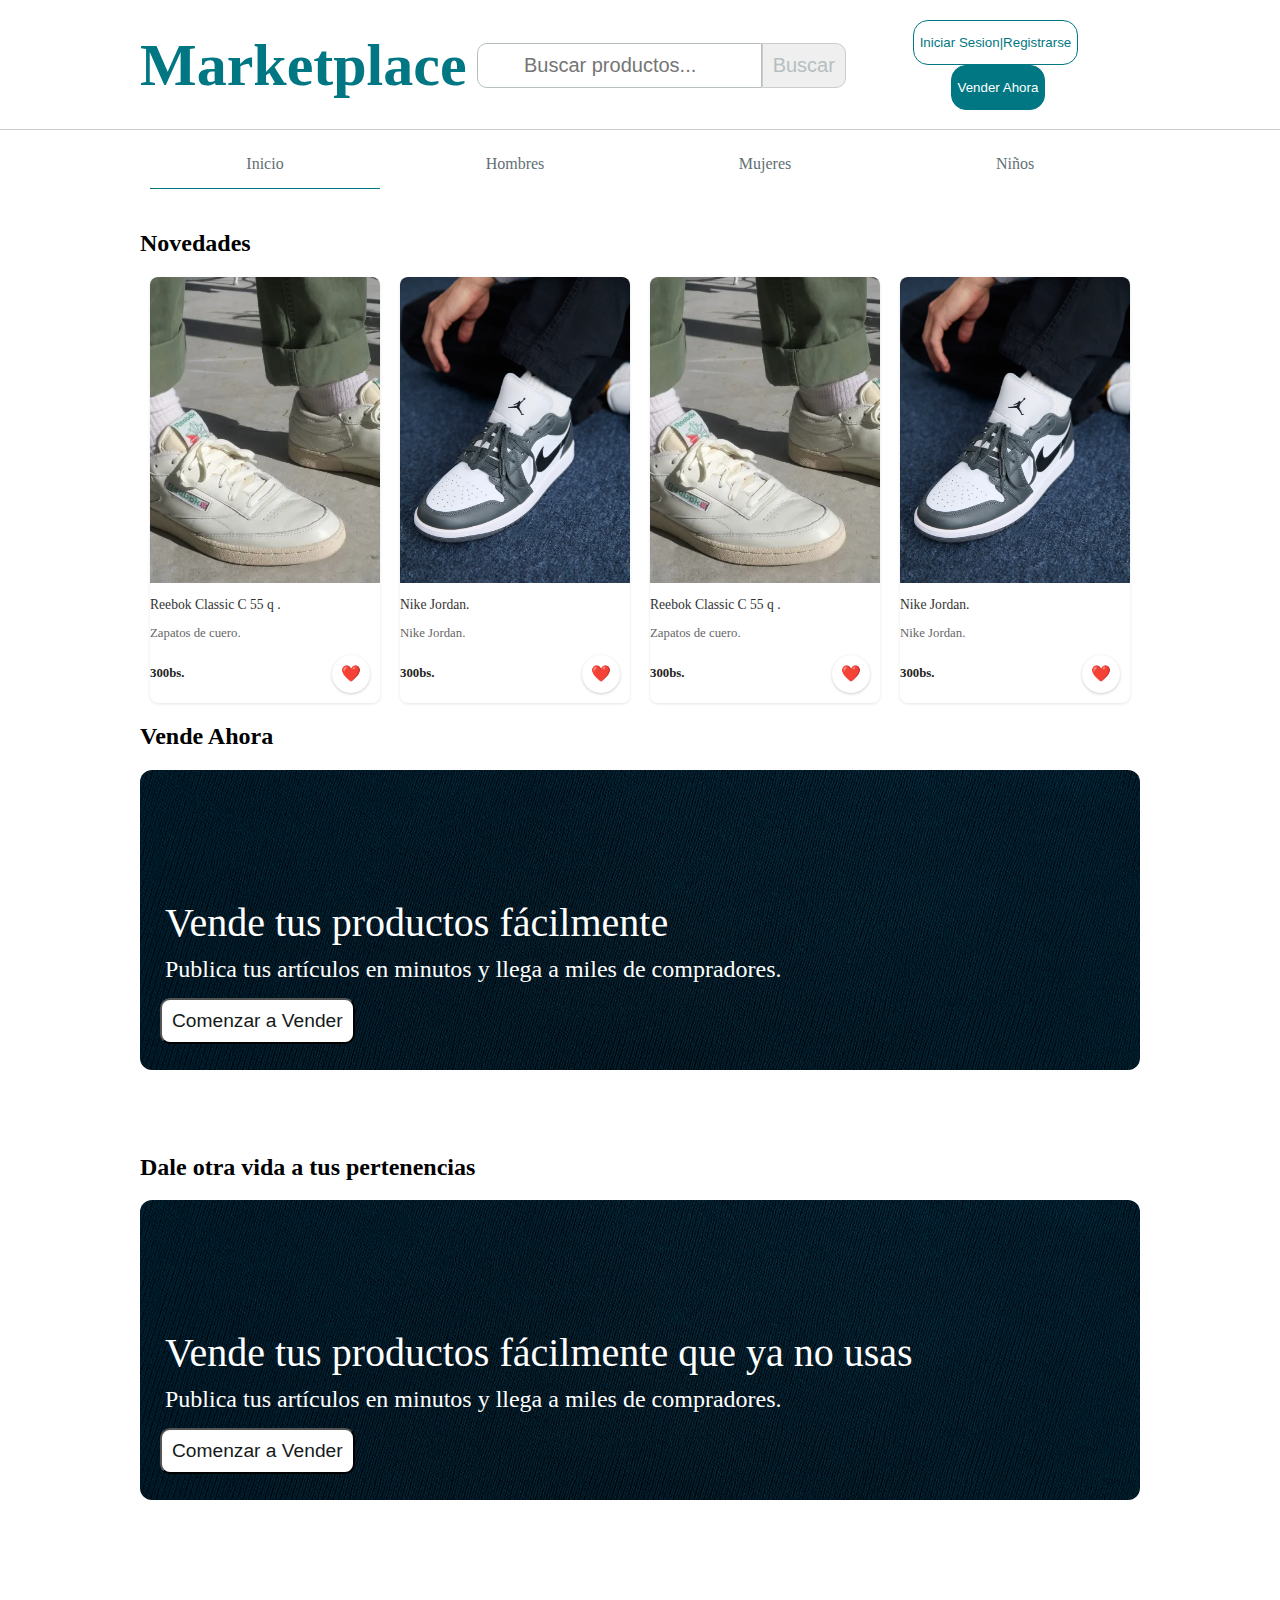
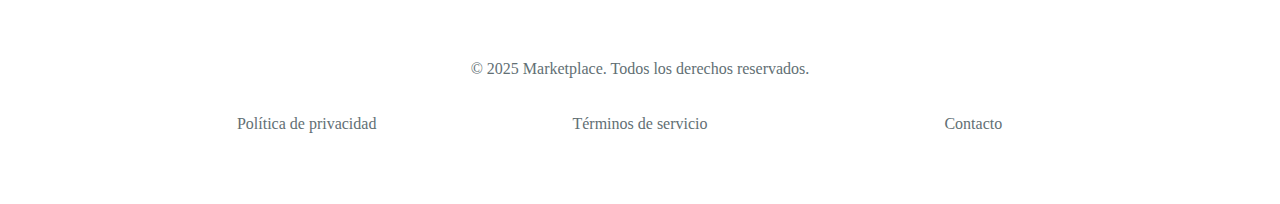
<file: index.html>
<!DOCTYPE html>
<html lang="en">
<head>
    <meta charset="UTF-8">
    <meta name="viewport" content="width=device-width, initial-scale=1.0">
    <link rel="stylesheet" href="assets/css/styles.css">
    <link rel="stylesheet" href="assets/css/header.css">
    <link rel="stylesheet" href="assets/css/articulos.css">
    <link rel="stylesheet" href="assets/css/contenedor_venta.css">
    <link rel="stylesheet" href="assets/css/footer.css">

    <title>Marketplace</title>
</head>
<body>
    <header>
        <div class="cabecera">
            <div class="contenedor">
                <a href="index.html"><h2>Marketplace</h2></a>
                <input type="checkbox" id="menu-toggle" style="display:none;">
                <label for="menu-toggle">&#9776; </label>
            </div>
            <div class="buscador">
                <input type="search" name="q" placeholder="Buscar productos...">
                <button type="submit" class="buscar">Buscar</button>                                                    
            </div>
            <div class="botones">
                <button id="iniciar_boton">Iniciar Sesion|Registrarse</button>
                <button id="vender_boton">Vender Ahora</button>
                
            </div>
        </div>
        <div class="navegador">
                <nav>
                    <ul>
                        <li><a href="index.html">Inicio</a></li>
                        <li><a href="hombres.html">Hombres</a></li>
                        <li><a href="mujeres.html">Mujeres</a></li>
                        <li><a href="niños.html">Niños</a></li>
                    </ul>
                </nav>
                <label for="Categoria">Categorias: </label>
                <select name="Categoria" id="Categoria">
                    <option value="ropa">Ropa</option>
                    <option value="calzado">Calzado</option>
                    <option value="accesorios">Accesorios</option>
                </select>
        </div>
        
    </header>  
        
    <main>
    <section class="novedades">
        <h2>Novedades</h2>
        <div class="articulos">
            <a href="detalle-producto.html">
                <div class="articulo">
                    <img src="assets/img/articulo-1.png" alt="imagen">
                    <h3 class="titulo">Reebok Classic C 55 q .</h3>
                    <p class="descripcion">Zapatos de cuero.</p>
                    <div class="precio_favorito">
                        <p class="precio">300bs.</p>
                        <div class="favorito">❤️</div>
                    </div>
                </div>
            </a>

            <a href="detalle-producto.html">
                <div class="articulo">
                    <img src="assets/img/jordan.png" alt="jordan">
                    <h3 class="titulo">Nike Jordan. </h3>
                    <p class="descripcion">Nike Jordan.</p>
                    <div class="precio_favorito">
                        <p class="precio">300bs.</p>
                        <div class="favorito">❤️</div>
                    </div>
                </div>
            </a>
            <a href="detalle-producto.html">
                <div class="articulo">
                    <img src="assets/img/articulo-1.png" alt="imagen">
                    <h3 class="titulo">Reebok Classic C 55 q .</h3>
                    <p class="descripcion">Zapatos de cuero.</p>
                    <div class="precio_favorito">
                        <p class="precio">300bs.</p>
                        <div class="favorito">❤️</div>
                    </div>
                </div>
            </a>

            <a href="detalle-producto.html">
                <div class="articulo">
                    <img src="assets/img/jordan.png" alt="jordan">
                    <h3 class="titulo">Nike Jordan. </h3>
                    <p class="descripcion">Nike Jordan.</p>
                    <div class="precio_favorito">
                        <p class="precio">300bs.</p>
                        <div class="favorito">❤️</div>
                    </div>
                </div>
            </a>
        </div>
    </section>
    
    <section class="contenedor_de_venta">
        <h2>Vende Ahora</h2>
        <div class="vender">
            <img src="assets/img/fondo.png" alt="vender">
            <div class="texto">
                <p>Vende tus productos fácilmente</p>
                <p>Publica tus artículos en minutos y llega a miles de compradores.</p>
                <button>Comenzar a Vender</button>
            </div>
        </div>
    </section>
        <section class="contenedor_de_venta">
        <h2>Dale otra vida a tus pertenencias</h2>
        <div class="vender">
            <img src="assets/img/fondo.png" alt="vender">
            <div class="texto">
                <p>Vende tus productos fácilmente que ya no usas</p>
                <p>Publica tus artículos en minutos y llega a miles de compradores.</p>
                <button>Comenzar a Vender</button>
            </div>
        </div>
        </section>
        
    </main>
    <footer>
        <p>&copy; 2025 Marketplace. Todos los derechos reservados.</p>
        <nav class="footer-nav">
            <ul>
                <li><a href="#">Política de privacidad</a></li>
                <li><a href="#">Términos de servicio</a></li>
                <li><a href="#">Contacto</a></li>
            </ul>
        </nav>
    </footer>
</body>
</html>
</file>
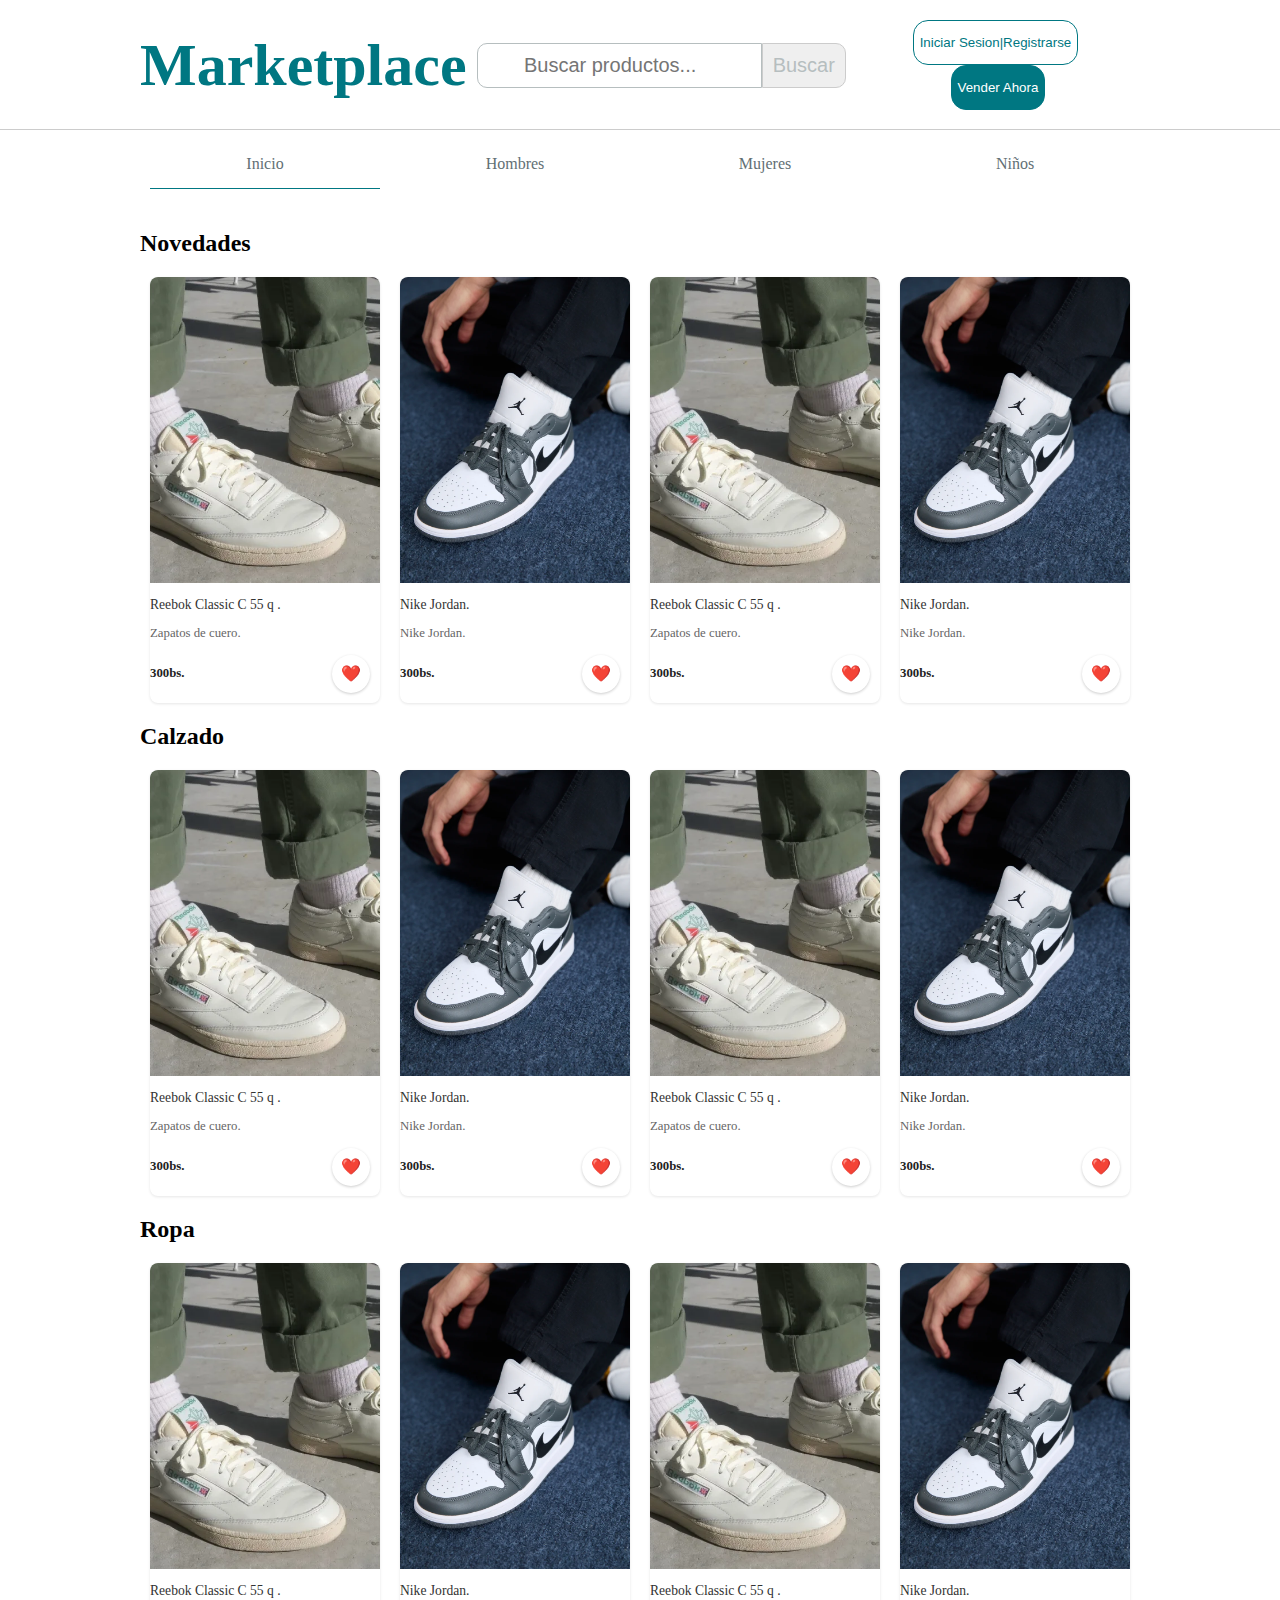
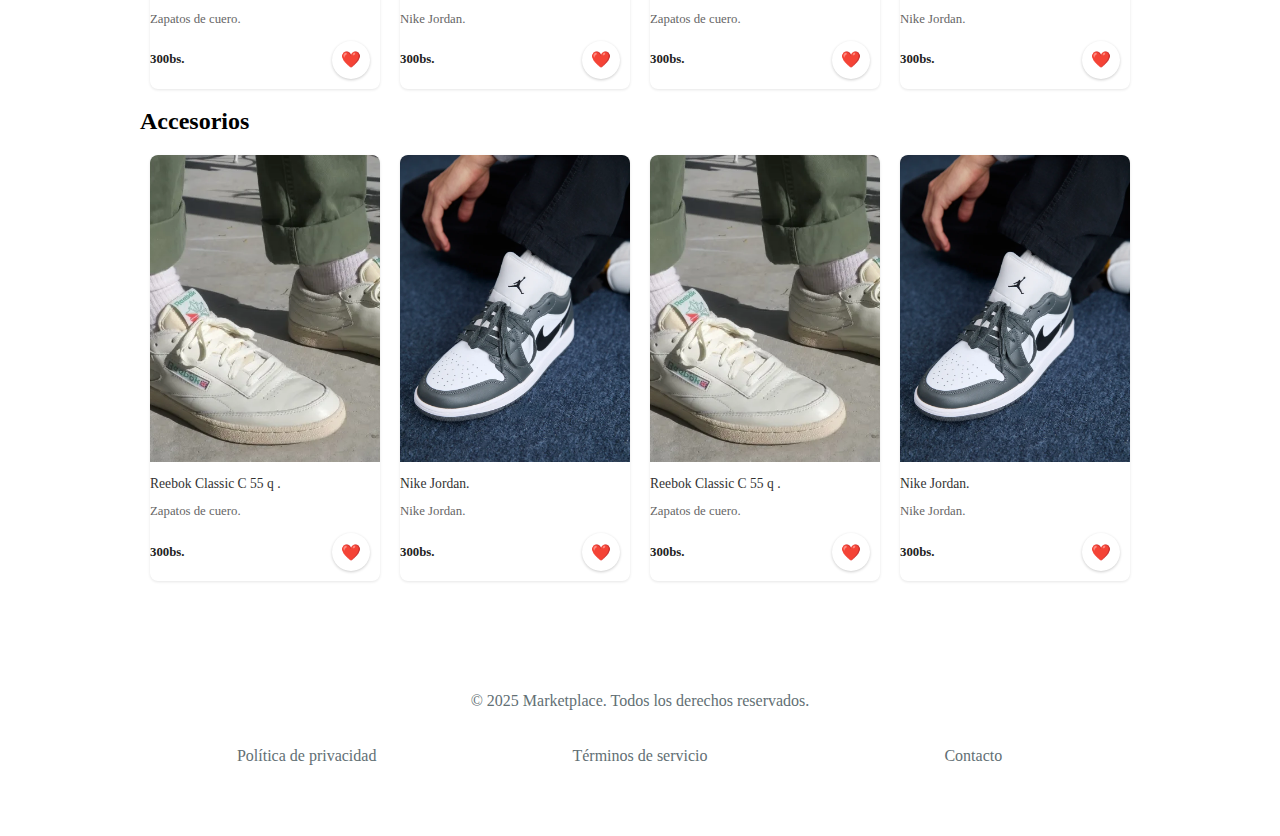
<file: hombres.html>
<!DOCTYPE html>
<html lang="en">
<head>
    <meta charset="UTF-8">
    <meta name="viewport" content="width=device-width, initial-scale=1.0">
    <link rel="stylesheet" href="assets/css/styles.css">
    <link rel="stylesheet" href="assets/css/header.css">
    <link rel="stylesheet" href="assets/css/articulos.css">
    <link rel="stylesheet" href="assets/css/contenedor_venta.css">
    <link rel="stylesheet" href="assets/css/footer.css">

    <title>Marketplace</title>
</head>
<body>
    <header>
        <div class="cabecera">
            <div class="contenedor">
                <a href="index.html"><h2>Marketplace</h2></a>
                <input type="checkbox" id="menu-toggle" style="display:none;">
                <label for="menu-toggle">&#9776; </label>
            </div>
            <div class="buscador">
                <input type="search" name="q" placeholder="Buscar productos...">
                <button type="submit" class="buscar">Buscar</button>                                                    
            </div>
            <div class="botones">
                <button id="iniciar_boton">Iniciar Sesion|Registrarse</button>
                <button id="vender_boton">Vender Ahora</button>
                
            </div>
        </div>
        <div class="navegador">
                <nav>
                    <ul>
                        <li><a href="index.html">Inicio</a></li>
                        <li><a href="hombres.html">Hombres</a></li>
                        <li><a href="mujeres.html">Mujeres</a></li>
                        <li><a href="niños.html">Niños</a></li>
                    </ul>
                </nav>
                <label for="Categoria">Categorias: </label>
                <select name="Categoria" id="Categoria">
                    <option value="ropa">Ropa</option>
                    <option value="calzado">Calzado</option>
                    <option value="accesorios">Accesorios</option>
                </select>
        </div>
        
    </header>  
        
    <main>
    <section class="novedades">
        <h2>Novedades</h2>
        <div class="articulos">
            <a href="detalle-producto.html">
                <div class="articulo">
                    <img src="assets/img/articulo-1.png" alt="imagen">
                    <h3 class="titulo">Reebok Classic C 55 q .</h3>
                    <p class="descripcion">Zapatos de cuero.</p>
                    <div class="precio_favorito">
                        <p class="precio">300bs.</p>
                        <div class="favorito">❤️</div>
                    </div>
                </div>
            </a>

            <a href="detalle-producto.html">
                <div class="articulo">
                    <img src="assets/img/jordan.png" alt="jordan">
                    <h3 class="titulo">Nike Jordan. </h3>
                    <p class="descripcion">Nike Jordan.</p>
                    <div class="precio_favorito">
                        <p class="precio">300bs.</p>
                        <div class="favorito">❤️</div>
                    </div>
                </div>
            </a>
            <a href="detalle-producto.html">
                <div class="articulo">
                    <img src="assets/img/articulo-1.png" alt="imagen">
                    <h3 class="titulo">Reebok Classic C 55 q .</h3>
                    <p class="descripcion">Zapatos de cuero.</p>
                    <div class="precio_favorito">
                        <p class="precio">300bs.</p>
                        <div class="favorito">❤️</div>
                    </div>
                </div>
            </a>

            <a href="detalle-producto.html">
                <div class="articulo">
                    <img src="assets/img/jordan.png" alt="jordan">
                    <h3 class="titulo">Nike Jordan. </h3>
                    <p class="descripcion">Nike Jordan.</p>
                    <div class="precio_favorito">
                        <p class="precio">300bs.</p>
                        <div class="favorito">❤️</div>
                    </div>
                </div>
            </a>
        </div>
    </section>
    
    <section class="articulos_general">
        <h2>Calzado</h2>

         <div class="articulos">
            <a href="detalle-producto.html">
                <div class="articulo">
                    <img src="assets/img/articulo-1.png" alt="imagen">
                    <h3 class="titulo">Reebok Classic C 55 q .</h3>
                    <p class="descripcion">Zapatos de cuero.</p>
                    <div class="precio_favorito">
                        <p class="precio">300bs.</p>
                        <div class="favorito">❤️</div>
                    </div>
                </div>
            </a>

            <a href="detalle-producto.html">
                <div class="articulo">
                    <img src="assets/img/jordan.png" alt="jordan">
                    <h3 class="titulo">Nike Jordan. </h3>
                    <p class="descripcion">Nike Jordan.</p>
                    <div class="precio_favorito">
                        <p class="precio">300bs.</p>
                        <div class="favorito">❤️</div>
                    </div>
                </div>
            </a>
            <a href="detalle-producto.html">
                <div class="articulo">
                    <img src="assets/img/articulo-1.png" alt="imagen">
                    <h3 class="titulo">Reebok Classic C 55 q .</h3>
                    <p class="descripcion">Zapatos de cuero.</p>
                    <div class="precio_favorito">
                        <p class="precio">300bs.</p>
                        <div class="favorito">❤️</div>
                    </div>
                </div>
            </a>

            <a href="detalle-producto.html">
                <div class="articulo">
                    <img src="assets/img/jordan.png" alt="jordan">
                    <h3 class="titulo">Nike Jordan. </h3>
                    <p class="descripcion">Nike Jordan.</p>
                    <div class="precio_favorito">
                        <p class="precio">300bs.</p>
                        <div class="favorito">❤️</div>
                    </div>
                </div>
            </a>
        </div>
    </section>
      <section class="articulos_general">
        <h2>Ropa</h2>

         <div class="articulos">
            <a href="detalle-producto.html">
                <div class="articulo">
                    <img src="assets/img/articulo-1.png" alt="imagen">
                    <h3 class="titulo">Reebok Classic C 55 q .</h3>
                    <p class="descripcion">Zapatos de cuero.</p>
                    <div class="precio_favorito">
                        <p class="precio">300bs.</p>
                        <div class="favorito">❤️</div>
                    </div>
                </div>
            </a>

            <a href="detalle-producto.html">
                <div class="articulo">
                    <img src="assets/img/jordan.png" alt="jordan">
                    <h3 class="titulo">Nike Jordan. </h3>
                    <p class="descripcion">Nike Jordan.</p>
                    <div class="precio_favorito">
                        <p class="precio">300bs.</p>
                        <div class="favorito">❤️</div>
                    </div>
                </div>
            </a>
            <a href="detalle-producto.html">
                <div class="articulo">
                    <img src="assets/img/articulo-1.png" alt="imagen">
                    <h3 class="titulo">Reebok Classic C 55 q .</h3>
                    <p class="descripcion">Zapatos de cuero.</p>
                    <div class="precio_favorito">
                        <p class="precio">300bs.</p>
                        <div class="favorito">❤️</div>
                    </div>
                </div>
            </a>

            <a href="detalle-producto.html">
                <div class="articulo">
                    <img src="assets/img/jordan.png" alt="jordan">
                    <h3 class="titulo">Nike Jordan. </h3>
                    <p class="descripcion">Nike Jordan.</p>
                    <div class="precio_favorito">
                        <p class="precio">300bs.</p>
                        <div class="favorito">❤️</div>
                    </div>
                </div>
            </a>
        </div>
      </section>
      <section class="articulos_general">
        <h2>Accesorios</h2>

         <div class="articulos">
            <a href="detalle-producto.html">
                <div class="articulo">
                    <img src="assets/img/articulo-1.png" alt="imagen">
                    <h3 class="titulo">Reebok Classic C 55 q .</h3>
                    <p class="descripcion">Zapatos de cuero.</p>
                    <div class="precio_favorito">
                        <p class="precio">300bs.</p>
                        <div class="favorito">❤️</div>
                    </div>
                </div>
            </a>

            <a href="detalle-producto.html">
                <div class="articulo">
                    <img src="assets/img/jordan.png" alt="jordan">
                    <h3 class="titulo">Nike Jordan. </h3>
                    <p class="descripcion">Nike Jordan.</p>
                    <div class="precio_favorito">
                        <p class="precio">300bs.</p>
                        <div class="favorito">❤️</div>
                    </div>
                </div>
            </a>
            <a href="detalle-producto.html">
                <div class="articulo">
                    <img src="assets/img/articulo-1.png" alt="imagen">
                    <h3 class="titulo">Reebok Classic C 55 q .</h3>
                    <p class="descripcion">Zapatos de cuero.</p>
                    <div class="precio_favorito">
                        <p class="precio">300bs.</p>
                        <div class="favorito">❤️</div>
                    </div>
                </div>
            </a>

            <a href="detalle-producto.html">
                <div class="articulo">
                    <img src="assets/img/jordan.png" alt="jordan">
                    <h3 class="titulo">Nike Jordan. </h3>
                    <p class="descripcion">Nike Jordan.</p>
                    <div class="precio_favorito">
                        <p class="precio">300bs.</p>
                        <div class="favorito">❤️</div>
                    </div>
                </div>
            </a>
        </div>
      </section>
        
    </main>
    <footer>
        <p>&copy; 2025 Marketplace. Todos los derechos reservados.</p>
        <nav class="footer-nav">
            <ul>
                <li><a href="#">Política de privacidad</a></li>
                <li><a href="#">Términos de servicio</a></li>
                <li><a href="#">Contacto</a></li>
            </ul>
        </nav>
    </footer>
</body>
</html>
</file>
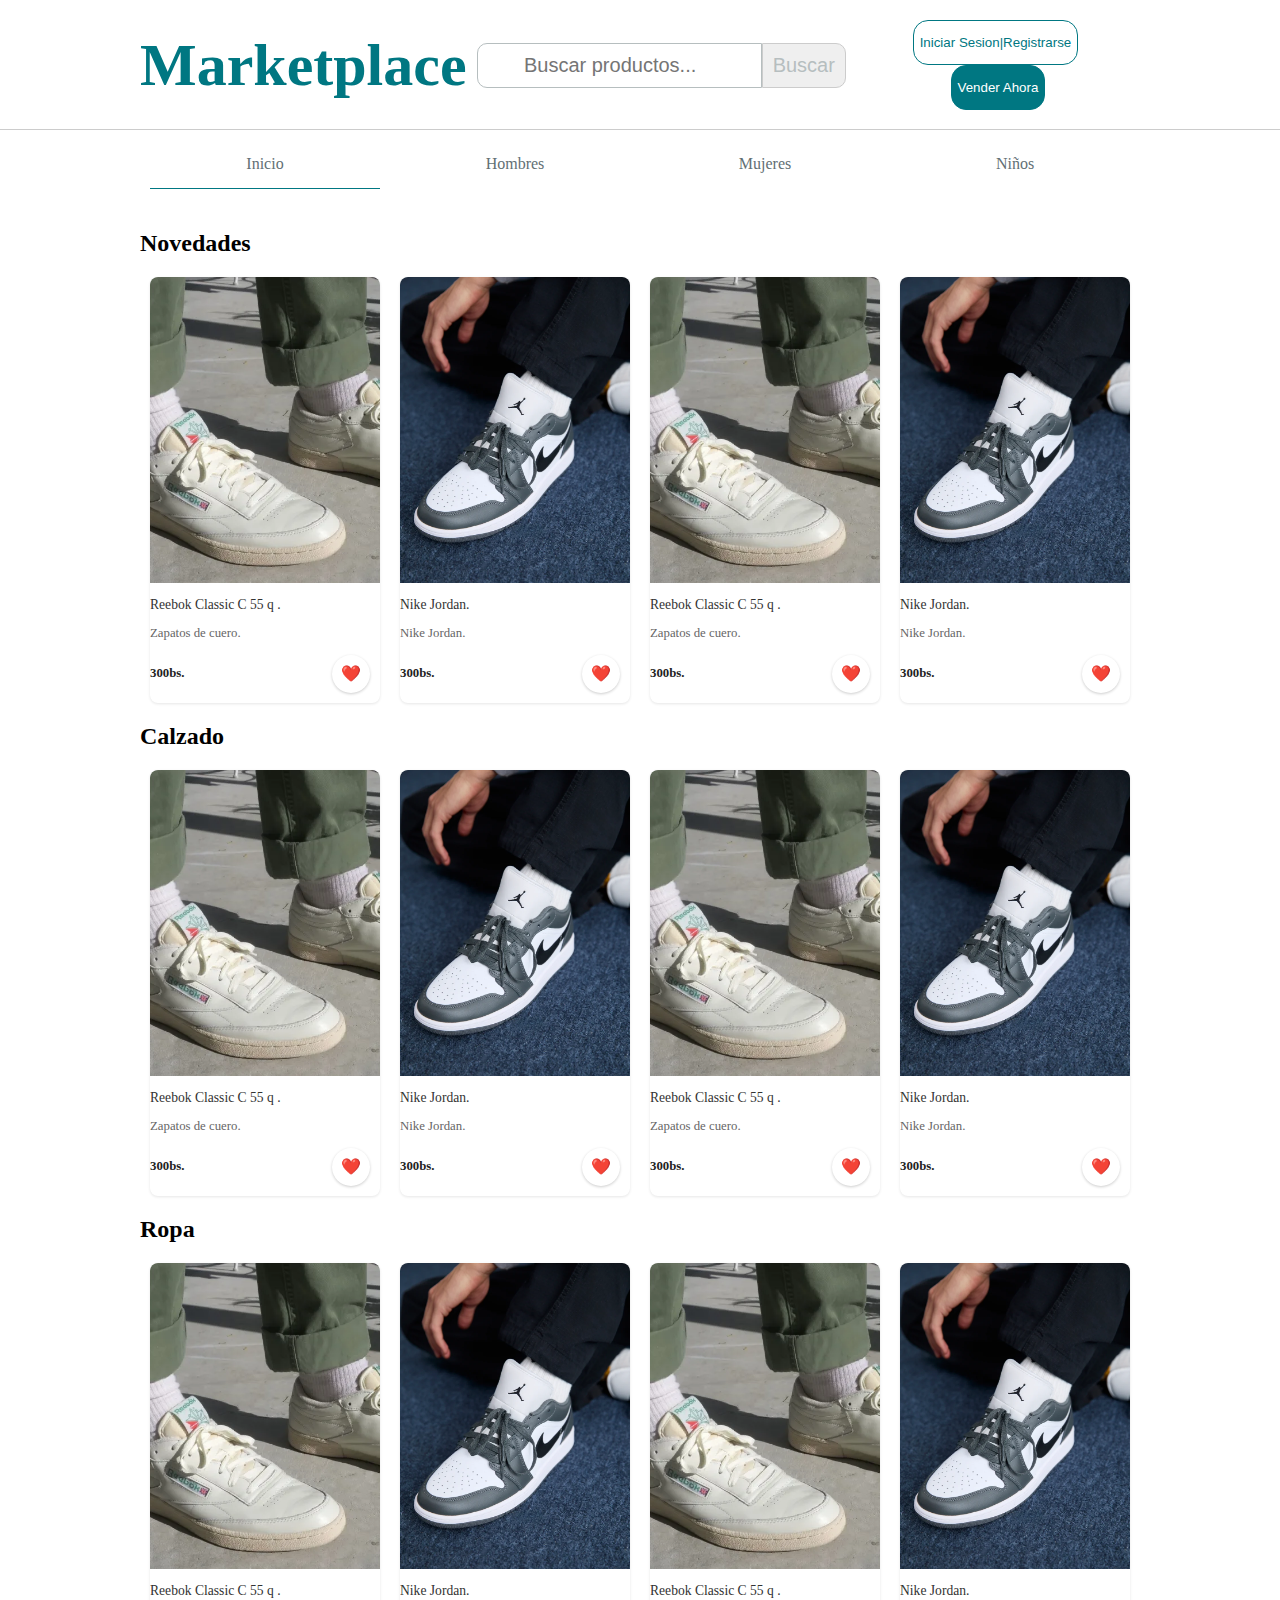
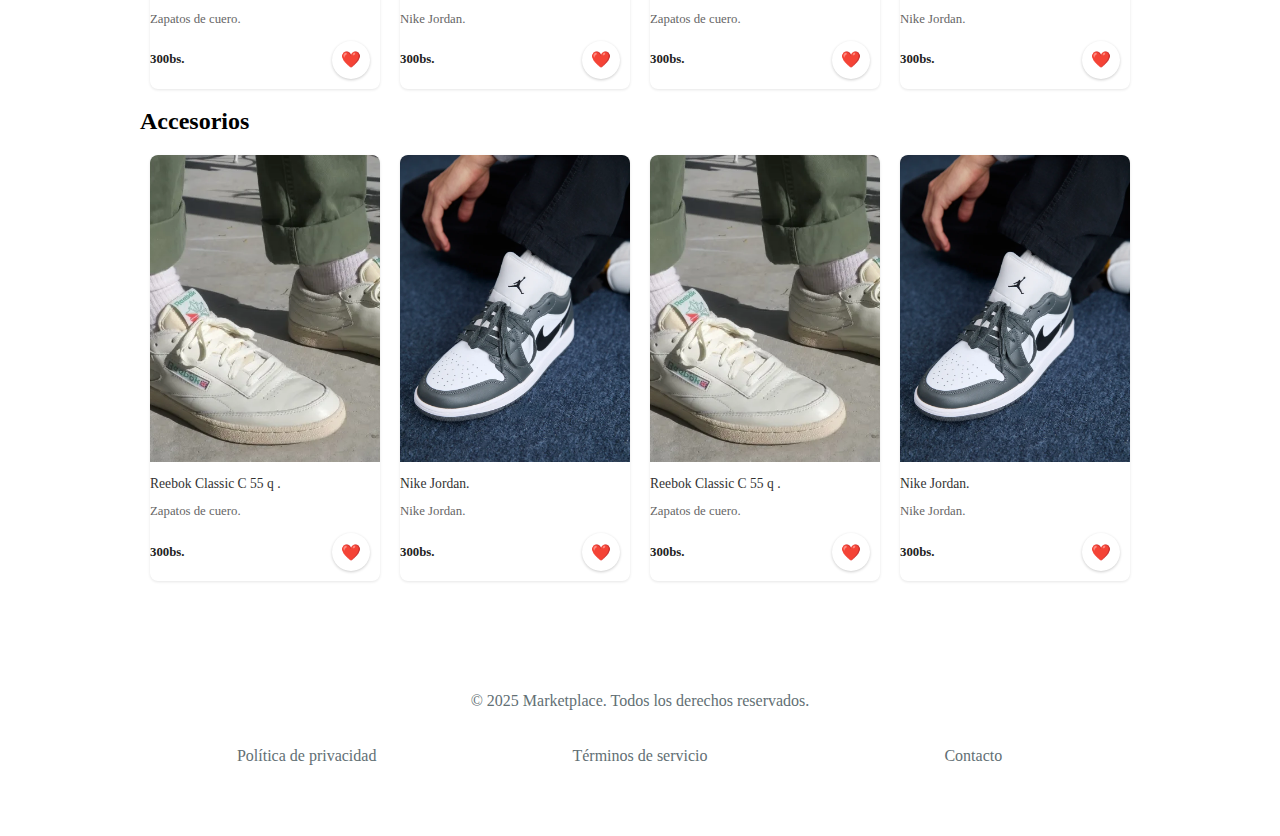
<file: mujeres.html>
<!DOCTYPE html>
<html lang="en">
<head>
    <meta charset="UTF-8">
    <meta name="viewport" content="width=device-width, initial-scale=1.0">
    <link rel="stylesheet" href="assets/css/styles.css">
    <link rel="stylesheet" href="assets/css/header.css">
    <link rel="stylesheet" href="assets/css/articulos.css">
    <link rel="stylesheet" href="assets/css/contenedor_venta.css">
    <link rel="stylesheet" href="assets/css/footer.css">

    <title>Marketplace</title>
</head>
<body>
    <header>
        <div class="cabecera">
            <div class="contenedor">
                <a href="index.html"><h2>Marketplace</h2></a>
                <input type="checkbox" id="menu-toggle" style="display:none;">
                <label for="menu-toggle">&#9776; </label>
            </div>
            <div class="buscador">
                <input type="search" name="q" placeholder="Buscar productos...">
                <button type="submit" class="buscar">Buscar</button>                                                    
            </div>
            <div class="botones">
                <button id="iniciar_boton">Iniciar Sesion|Registrarse</button>
                <button id="vender_boton">Vender Ahora</button>
                
            </div>
        </div>
        <div class="navegador">
                <nav>
                    <ul>
                        <li><a href="index.html">Inicio</a></li>
                        <li><a href="hombres.html">Hombres</a></li>
                        <li><a href="mujeres.html">Mujeres</a></li>
                        <li><a href="niños.html">Niños</a></li>
                    </ul>
                </nav>
                <label for="Categoria">Categorias: </label>
                <select name="Categoria" id="Categoria">
                    <option value="ropa">Ropa</option>
                    <option value="calzado">Calzado</option>
                    <option value="accesorios">Accesorios</option>
                </select>
        </div>
        
    </header>  
        
    <main>
    <section class="novedades">
        <h2>Novedades</h2>
        <div class="articulos">
            <a href="detalle-producto.html">
                <div class="articulo">
                    <img src="assets/img/articulo-1.png" alt="imagen">
                    <h3 class="titulo">Reebok Classic C 55 q .</h3>
                    <p class="descripcion">Zapatos de cuero.</p>
                    <div class="precio_favorito">
                        <p class="precio">300bs.</p>
                        <div class="favorito">❤️</div>
                    </div>
                </div>
            </a>

            <a href="detalle-producto.html">
                <div class="articulo">
                    <img src="assets/img/jordan.png" alt="jordan">
                    <h3 class="titulo">Nike Jordan. </h3>
                    <p class="descripcion">Nike Jordan.</p>
                    <div class="precio_favorito">
                        <p class="precio">300bs.</p>
                        <div class="favorito">❤️</div>
                    </div>
                </div>
            </a>
            <a href="detalle-producto.html">
                <div class="articulo">
                    <img src="assets/img/articulo-1.png" alt="imagen">
                    <h3 class="titulo">Reebok Classic C 55 q .</h3>
                    <p class="descripcion">Zapatos de cuero.</p>
                    <div class="precio_favorito">
                        <p class="precio">300bs.</p>
                        <div class="favorito">❤️</div>
                    </div>
                </div>
            </a>

            <a href="detalle-producto.html">
                <div class="articulo">
                    <img src="assets/img/jordan.png" alt="jordan">
                    <h3 class="titulo">Nike Jordan. </h3>
                    <p class="descripcion">Nike Jordan.</p>
                    <div class="precio_favorito">
                        <p class="precio">300bs.</p>
                        <div class="favorito">❤️</div>
                    </div>
                </div>
            </a>
        </div>
    </section>
    
    <section class="articulos_general">
        <h2>Calzado</h2>

         <div class="articulos">
            <a href="detalle-producto.html">
                <div class="articulo">
                    <img src="assets/img/articulo-1.png" alt="imagen">
                    <h3 class="titulo">Reebok Classic C 55 q .</h3>
                    <p class="descripcion">Zapatos de cuero.</p>
                    <div class="precio_favorito">
                        <p class="precio">300bs.</p>
                        <div class="favorito">❤️</div>
                    </div>
                </div>
            </a>

            <a href="detalle-producto.html">
                <div class="articulo">
                    <img src="assets/img/jordan.png" alt="jordan">
                    <h3 class="titulo">Nike Jordan. </h3>
                    <p class="descripcion">Nike Jordan.</p>
                    <div class="precio_favorito">
                        <p class="precio">300bs.</p>
                        <div class="favorito">❤️</div>
                    </div>
                </div>
            </a>
            <a href="detalle-producto.html">
                <div class="articulo">
                    <img src="assets/img/articulo-1.png" alt="imagen">
                    <h3 class="titulo">Reebok Classic C 55 q .</h3>
                    <p class="descripcion">Zapatos de cuero.</p>
                    <div class="precio_favorito">
                        <p class="precio">300bs.</p>
                        <div class="favorito">❤️</div>
                    </div>
                </div>
            </a>

            <a href="detalle-producto.html">
                <div class="articulo">
                    <img src="assets/img/jordan.png" alt="jordan">
                    <h3 class="titulo">Nike Jordan. </h3>
                    <p class="descripcion">Nike Jordan.</p>
                    <div class="precio_favorito">
                        <p class="precio">300bs.</p>
                        <div class="favorito">❤️</div>
                    </div>
                </div>
            </a>
        </div>
    </section>
      <section class="articulos_general">
        <h2>Ropa</h2>

         <div class="articulos">
            <a href="detalle-producto.html">
                <div class="articulo">
                    <img src="assets/img/articulo-1.png" alt="imagen">
                    <h3 class="titulo">Reebok Classic C 55 q .</h3>
                    <p class="descripcion">Zapatos de cuero.</p>
                    <div class="precio_favorito">
                        <p class="precio">300bs.</p>
                        <div class="favorito">❤️</div>
                    </div>
                </div>
            </a>

            <a href="detalle-producto.html">
                <div class="articulo">
                    <img src="assets/img/jordan.png" alt="jordan">
                    <h3 class="titulo">Nike Jordan. </h3>
                    <p class="descripcion">Nike Jordan.</p>
                    <div class="precio_favorito">
                        <p class="precio">300bs.</p>
                        <div class="favorito">❤️</div>
                    </div>
                </div>
            </a>
            <a href="detalle-producto.html">
                <div class="articulo">
                    <img src="assets/img/articulo-1.png" alt="imagen">
                    <h3 class="titulo">Reebok Classic C 55 q .</h3>
                    <p class="descripcion">Zapatos de cuero.</p>
                    <div class="precio_favorito">
                        <p class="precio">300bs.</p>
                        <div class="favorito">❤️</div>
                    </div>
                </div>
            </a>

            <a href="detalle-producto.html">
                <div class="articulo">
                    <img src="assets/img/jordan.png" alt="jordan">
                    <h3 class="titulo">Nike Jordan. </h3>
                    <p class="descripcion">Nike Jordan.</p>
                    <div class="precio_favorito">
                        <p class="precio">300bs.</p>
                        <div class="favorito">❤️</div>
                    </div>
                </div>
            </a>
        </div>
      </section>
      <section class="articulos_general">
        <h2>Accesorios</h2>

         <div class="articulos">
            <a href="detalle-producto.html">
                <div class="articulo">
                    <img src="assets/img/articulo-1.png" alt="imagen">
                    <h3 class="titulo">Reebok Classic C 55 q .</h3>
                    <p class="descripcion">Zapatos de cuero.</p>
                    <div class="precio_favorito">
                        <p class="precio">300bs.</p>
                        <div class="favorito">❤️</div>
                    </div>
                </div>
            </a>

            <a href="detalle-producto.html">
                <div class="articulo">
                    <img src="assets/img/jordan.png" alt="jordan">
                    <h3 class="titulo">Nike Jordan. </h3>
                    <p class="descripcion">Nike Jordan.</p>
                    <div class="precio_favorito">
                        <p class="precio">300bs.</p>
                        <div class="favorito">❤️</div>
                    </div>
                </div>
            </a>
            <a href="detalle-producto.html">
                <div class="articulo">
                    <img src="assets/img/articulo-1.png" alt="imagen">
                    <h3 class="titulo">Reebok Classic C 55 q .</h3>
                    <p class="descripcion">Zapatos de cuero.</p>
                    <div class="precio_favorito">
                        <p class="precio">300bs.</p>
                        <div class="favorito">❤️</div>
                    </div>
                </div>
            </a>

            <a href="detalle-producto.html">
                <div class="articulo">
                    <img src="assets/img/jordan.png" alt="jordan">
                    <h3 class="titulo">Nike Jordan. </h3>
                    <p class="descripcion">Nike Jordan.</p>
                    <div class="precio_favorito">
                        <p class="precio">300bs.</p>
                        <div class="favorito">❤️</div>
                    </div>
                </div>
            </a>
        </div>
      </section>
        
    </main>
    <footer>
        <p>&copy; 2025 Marketplace. Todos los derechos reservados.</p>
        <nav class="footer-nav">
            <ul>
                <li><a href="#">Política de privacidad</a></li>
                <li><a href="#">Términos de servicio</a></li>
                <li><a href="#">Contacto</a></li>
            </ul>
        </nav>
    </footer>
</body>
                                                  </html>
</file>
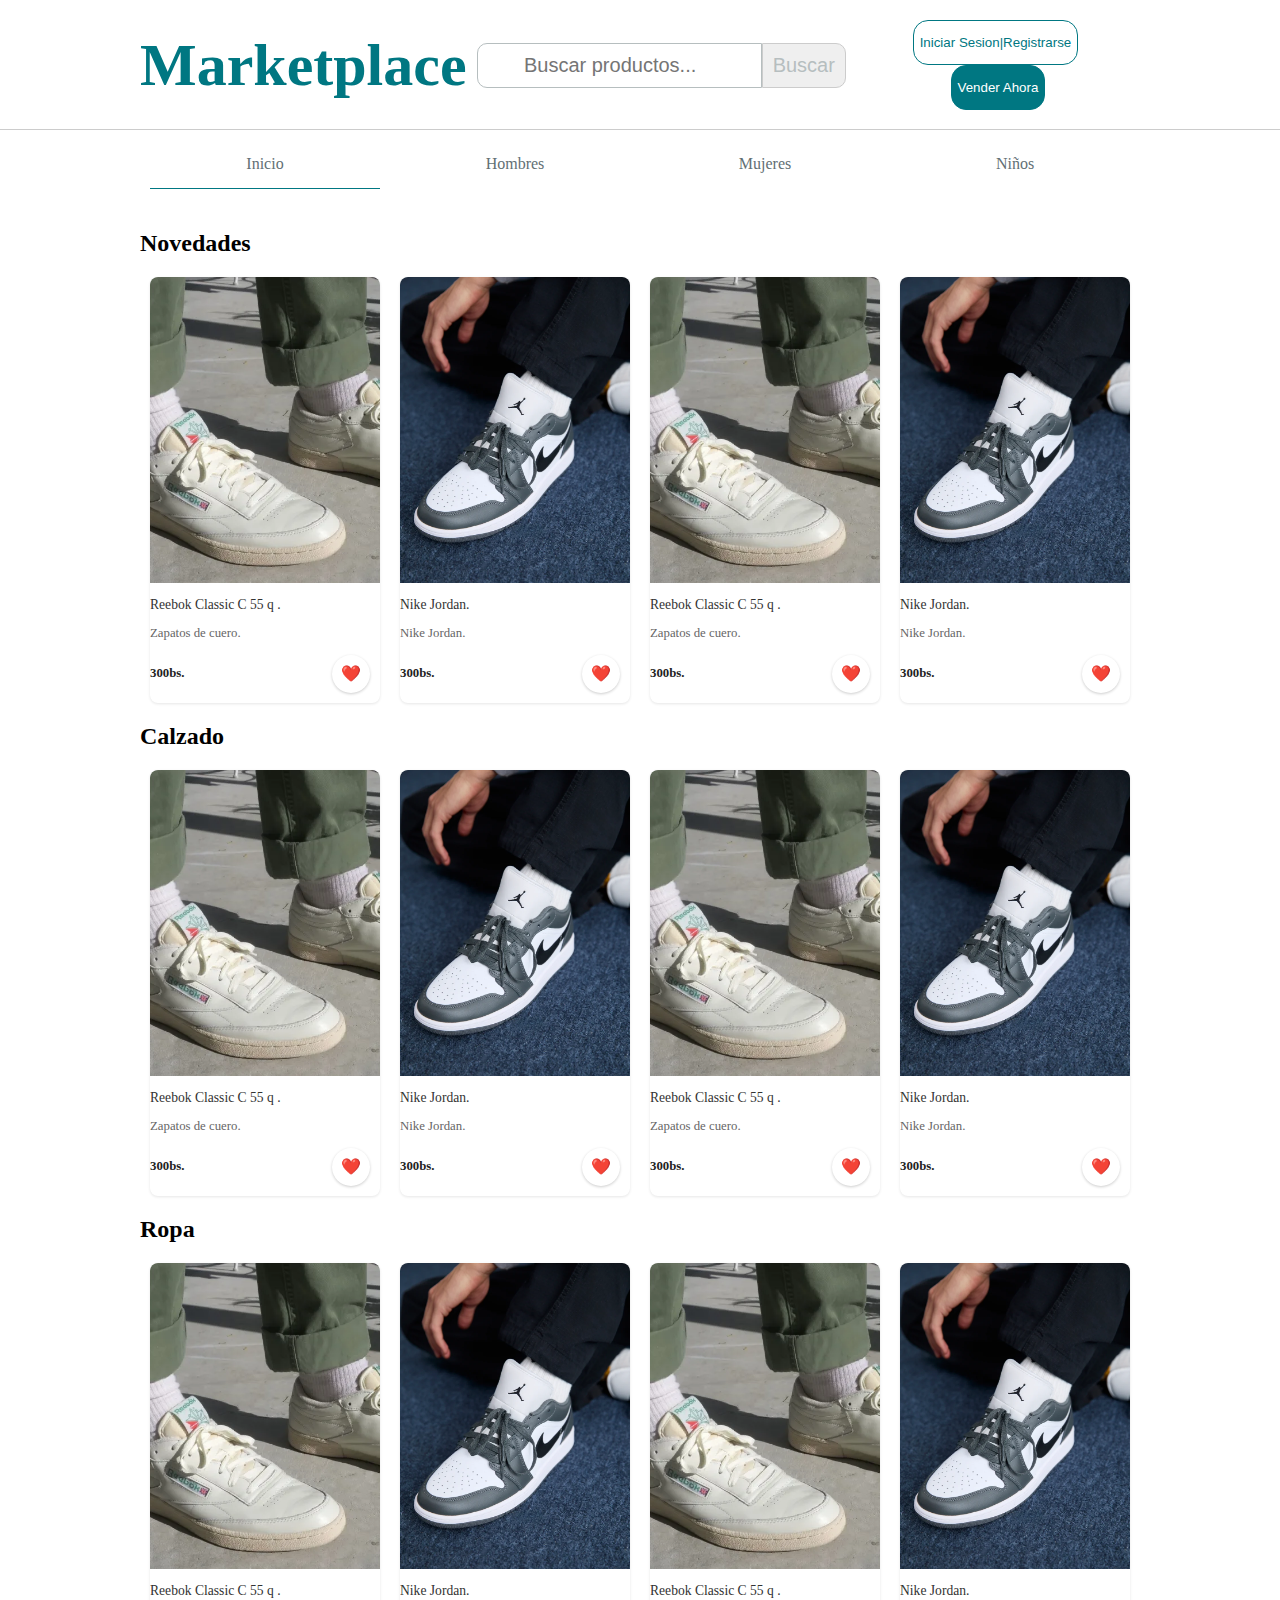
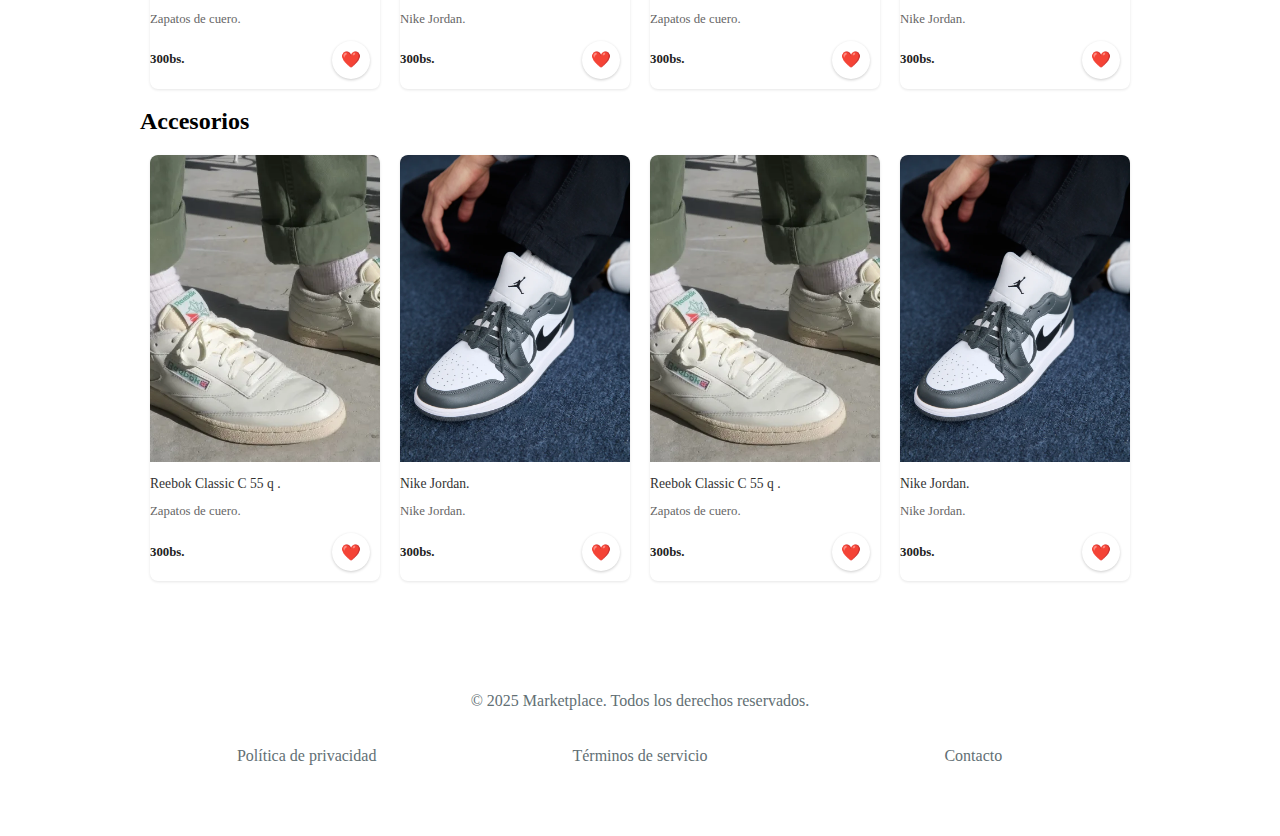
<file: niños.html>
<!DOCTYPE html>
<html lang="en">
<head>
    <meta charset="UTF-8">
    <meta name="viewport" content="width=device-width, initial-scale=1.0">
    <link rel="stylesheet" href="assets/css/styles.css">
    <link rel="stylesheet" href="assets/css/header.css">
    <link rel="stylesheet" href="assets/css/articulos.css">
    <link rel="stylesheet" href="assets/css/contenedor_venta.css">
    <link rel="stylesheet" href="assets/css/footer.css">

    <title>Marketplace</title>
</head>
<body>
    <header>
        <div class="cabecera">
            <div class="contenedor">
                <a href="index.html"><h2>Marketplace</h2></a>
                <input type="checkbox" id="menu-toggle" style="display:none;">
                <label for="menu-toggle">&#9776; </label>
            </div>
            <div class="buscador">
                <input type="search" name="q" placeholder="Buscar productos...">
                <button type="submit" class="buscar">Buscar</button>                                                    
            </div>
            <div class="botones">
                <button id="iniciar_boton">Iniciar Sesion|Registrarse</button>
                <button id="vender_boton">Vender Ahora</button>
                
            </div>
        </div>
        <div class="navegador">
                <nav>
                    <ul>
                        <li><a href="index.html">Inicio</a></li>
                        <li><a href="hombres.html">Hombres</a></li>
                        <li><a href="mujeres.html">Mujeres</a></li>
                        <li><a href="niños.html">Niños</a></li>
                    </ul>
                </nav>
                <label for="Categoria">Categorias: </label>
                <select name="Categoria" id="Categoria">
                    <option value="ropa">Ropa</option>
                    <option value="calzado">Calzado</option>
                    <option value="accesorios">Accesorios</option>
                </select>
        </div>
        
    </header>  
        
    <main>
    <section class="novedades">
        <h2>Novedades</h2>
        <div class="articulos">
            <a href="detalle-producto.html">
                <div class="articulo">
                    <img src="assets/img/articulo-1.png" alt="imagen">
                    <h3 class="titulo">Reebok Classic C 55 q .</h3>
                    <p class="descripcion">Zapatos de cuero.</p>
                    <div class="precio_favorito">
                        <p class="precio">300bs.</p>
                        <div class="favorito">❤️</div>
                    </div>
                </div>
            </a>

            <a href="detalle-producto.html">
                <div class="articulo">
                    <img src="assets/img/jordan.png" alt="jordan">
                    <h3 class="titulo">Nike Jordan. </h3>
                    <p class="descripcion">Nike Jordan.</p>
                    <div class="precio_favorito">
                        <p class="precio">300bs.</p>
                        <div class="favorito">❤️</div>
                    </div>
                </div>
            </a>
            <a href="detalle-producto.html">
                <div class="articulo">
                    <img src="assets/img/articulo-1.png" alt="imagen">
                    <h3 class="titulo">Reebok Classic C 55 q .</h3>
                    <p class="descripcion">Zapatos de cuero.</p>
                    <div class="precio_favorito">
                        <p class="precio">300bs.</p>
                        <div class="favorito">❤️</div>
                    </div>
                </div>
            </a>

            <a href="detalle-producto.html">
                <div class="articulo">
                    <img src="assets/img/jordan.png" alt="jordan">
                    <h3 class="titulo">Nike Jordan. </h3>
                    <p class="descripcion">Nike Jordan.</p>
                    <div class="precio_favorito">
                        <p class="precio">300bs.</p>
                        <div class="favorito">❤️</div>
                    </div>
                </div>
            </a>
        </div>
    </section>
    
    <section class="articulos_general">
        <h2>Calzado</h2>

         <div class="articulos">
            <a href="detalle-producto.html">
                <div class="articulo">
                    <img src="assets/img/articulo-1.png" alt="imagen">
                    <h3 class="titulo">Reebok Classic C 55 q .</h3>
                    <p class="descripcion">Zapatos de cuero.</p>
                    <div class="precio_favorito">
                        <p class="precio">300bs.</p>
                        <div class="favorito">❤️</div>
                    </div>
                </div>
            </a>

            <a href="detalle-producto.html">
                <div class="articulo">
                    <img src="assets/img/jordan.png" alt="jordan">
                    <h3 class="titulo">Nike Jordan. </h3>
                    <p class="descripcion">Nike Jordan.</p>
                    <div class="precio_favorito">
                        <p class="precio">300bs.</p>
                        <div class="favorito">❤️</div>
                    </div>
                </div>
            </a>
            <a href="detalle-producto.html">
                <div class="articulo">
                    <img src="assets/img/articulo-1.png" alt="imagen">
                    <h3 class="titulo">Reebok Classic C 55 q .</h3>
                    <p class="descripcion">Zapatos de cuero.</p>
                    <div class="precio_favorito">
                        <p class="precio">300bs.</p>
                        <div class="favorito">❤️</div>
                    </div>
                </div>
            </a>

            <a href="detalle-producto.html">
                <div class="articulo">
                    <img src="assets/img/jordan.png" alt="jordan">
                    <h3 class="titulo">Nike Jordan. </h3>
                    <p class="descripcion">Nike Jordan.</p>
                    <div class="precio_favorito">
                        <p class="precio">300bs.</p>
                        <div class="favorito">❤️</div>
                    </div>
                </div>
            </a>
        </div>
    </section>
      <section class="articulos_general">
        <h2>Ropa</h2>

         <div class="articulos">
            <a href="detalle-producto.html">
                <div class="articulo">
                    <img src="assets/img/articulo-1.png" alt="imagen">
                    <h3 class="titulo">Reebok Classic C 55 q .</h3>
                    <p class="descripcion">Zapatos de cuero.</p>
                    <div class="precio_favorito">
                        <p class="precio">300bs.</p>
                        <div class="favorito">❤️</div>
                    </div>
                </div>
            </a>

            <a href="detalle-producto.html">
                <div class="articulo">
                    <img src="assets/img/jordan.png" alt="jordan">
                    <h3 class="titulo">Nike Jordan. </h3>
                    <p class="descripcion">Nike Jordan.</p>
                    <div class="precio_favorito">
                        <p class="precio">300bs.</p>
                        <div class="favorito">❤️</div>
                    </div>
                </div>
            </a>
            <a href="detalle-producto.html">
                <div class="articulo">
                    <img src="assets/img/articulo-1.png" alt="imagen">
                    <h3 class="titulo">Reebok Classic C 55 q .</h3>
                    <p class="descripcion">Zapatos de cuero.</p>
                    <div class="precio_favorito">
                        <p class="precio">300bs.</p>
                        <div class="favorito">❤️</div>
                    </div>
                </div>
            </a>

            <a href="detalle-producto.html">
                <div class="articulo">
                    <img src="assets/img/jordan.png" alt="jordan">
                    <h3 class="titulo">Nike Jordan. </h3>
                    <p class="descripcion">Nike Jordan.</p>
                    <div class="precio_favorito">
                        <p class="precio">300bs.</p>
                        <div class="favorito">❤️</div>
                    </div>
                </div>
            </a>
        </div>
      </section>
      <section class="articulos_general">
        <h2>Accesorios</h2>

         <div class="articulos">
            <a href="detalle-producto.html">
                <div class="articulo">
                    <img src="assets/img/articulo-1.png" alt="imagen">
                    <h3 class="titulo">Reebok Classic C 55 q .</h3>
                    <p class="descripcion">Zapatos de cuero.</p>
                    <div class="precio_favorito">
                        <p class="precio">300bs.</p>
                        <div class="favorito">❤️</div>
                    </div>
                </div>
            </a>

            <a href="detalle-producto.html">
                <div class="articulo">
                    <img src="assets/img/jordan.png" alt="jordan">
                    <h3 class="titulo">Nike Jordan. </h3>
                    <p class="descripcion">Nike Jordan.</p>
                    <div class="precio_favorito">
                        <p class="precio">300bs.</p>
                        <div class="favorito">❤️</div>
                    </div>
                </div>
            </a>
            <a href="detalle-producto.html">
                <div class="articulo">
                    <img src="assets/img/articulo-1.png" alt="imagen">
                    <h3 class="titulo">Reebok Classic C 55 q .</h3>
                    <p class="descripcion">Zapatos de cuero.</p>
                    <div class="precio_favorito">
                        <p class="precio">300bs.</p>
                        <div class="favorito">❤️</div>
                    </div>
                </div>
            </a>

            <a href="detalle-producto.html">
                <div class="articulo">
                    <img src="assets/img/jordan.png" alt="jordan">
                    <h3 class="titulo">Nike Jordan. </h3>
                    <p class="descripcion">Nike Jordan.</p>
                    <div class="precio_favorito">
                        <p class="precio">300bs.</p>
                        <div class="favorito">❤️</div>
                    </div>
                </div>
            </a>
        </div>
      </section>
        
    </main>
    <footer>
        <p>&copy; 2025 Marketplace. Todos los derechos reservados.</p>
        <nav class="footer-nav">
            <ul>
                <li><a href="#">Política de privacidad</a></li>
                <li><a href="#">Términos de servicio</a></li>
                <li><a href="#">Contacto</a></li>
            </ul>
        </nav>
    </footer>
</body>
  </html>
</file>
<file: assets/css/styles.css>
html, body {
    margin: 0;
    padding: 0;
}
main {
    max-width: 100%;
    margin: 0;
    background: white;
    padding: 10px;
    margin-top: 170px;
}

@media (min-width: 768px) {
    main {
        max-width: 750px;
        margin: 20px auto;
        padding: 20px;
        margin-top: 225px;
    }
}

@media (min-width: 992px) {
    main {
        max-width: 1000px;
        margin: 20px auto;
        padding: 30px;
        margin-top: 180px;
    }
}
</file>
<file: assets/css/header.css>
header{
    display: block;
    position: fixed;
    flex-wrap: wrap;
    width: 100%;
    top: 0;
    left: 0;
    background-color: white;

}

.cabecera{
    width: 100%;
    position: relative;
    padding-bottom:10px ;
}

header .botones{
    display: none;
}

header .buscar{
    color: #b6bebf;
    border-radius:  0px 10px 10px 0px;
    font-size: 16px;
    border: 1px solid #ccc;
    margin-right: 10px;
    padding: 10px;
}

header input[type="search"]{
    width: 100%;
    border: 1px solid #b6bebf;
    border-radius: 10px 0 0 10px;
    font-size: 16px;
    margin-left: 10px;
    padding: 10px;
    
}

.contenedor{
    background: #fff;
    width: 100%;
    display: flex;
    justify-content:space-between;
    align-items: center;
    border-bottom: 1px solid #ccc;
}

.contenedor a {
    text-decoration: none;

}

.buscador{
    padding: 10px 0px;
    width: 100%;
    display: flex;
    align-items: center;
    
}


.contenedor h2{
    margin: 0px;
    padding: 10px;
    color:#007782;
    font-size:42px;
}

.contenedor label[for="menu-toggle"]{
    font-size: 2rem;
    margin: 0px;
    padding: 10px;
    color:#b6bebf;
}

#Categoria{
    display: none;
}

label[for="Categoria"]{
    display: none;
}

.navegador{
    background-color: white;
}

.navegador, nav {
    display: flex;
    flex-wrap: wrap;
    width: 100%;
}
.navegador nav ul {
    display: flex;
    flex-wrap: wrap;
    list-style: none;
    padding: 0;
    margin: 0;
    width: 100%;
}

.navegador nav ul li {
    flex: 1; 
    text-align: center;
    padding: 5px;
    margin: 0px 10px;
    
}

.navegador nav ul li a {
    display: block;
    width: 100%;
    height: 100%;
    box-sizing: border-box;
    text-decoration: none;
    text-align: center;
    color: #1b2e2f;
    text-decoration: none;
    border: 1px solid #007782;
    background: #e6fafa;
    border-radius: 20px ;
}




@media (min-width: 768px) {

    .contenedor label[for="menu-toggle"]{
        font-size: 2.5rem;
   
    }
    header{
        justify-content: center;
        margin: 0 auto;
        padding: 10px 0;
        flex: 1;
        align-items: center;
    }
    
    .cabecera{
        flex-direction: column;
        max-width: 750px;    
        margin: 0 auto;       
        display: flex;
        justify-content: space-around;
    }
    .contenedor h2{
        font-size: 50px;
    }

    header input[type="search"]{
        text-align: center;
        font-size: 20px;
    }

    .buscador .buscar{
        text-align: center;
        font-size: 20px;
    }

    .navegador{
            max-width: 750px;
            margin: 0 auto;
            padding: 0;
        }

    .navegador, nav {
        display: flex;
        flex-wrap: wrap;
    }
    .navegador nav ul {
        justify-content: center;

    }

    .navegador nav ul li { 
        margin: 10px 10px;
    }

    .navegador nav ul li:first-child {
        border-bottom:1px solid #007782;
        width: 100%;
    }

    .navegador nav ul li a {
        border-radius: 0%;
        border:none;
        background: none;
        color: #626f74;
        padding: 10px 20px;
        
    }
}

@media (min-width: 992px) {
        .contenedor label[for="menu-toggle"]{
        display: none;
   
        }
        header{
            justify-content: center;
            margin: 0 auto;
            padding: 10px 0;
            flex: 1;
            align-items: center;
        }

        .cabecera{
            flex-direction: row;
            max-width: 1000px;    
            margin: 0 auto;       
            display: flex;
            justify-content: space-around;
        }

        .cabecera::after {
            content: "";
            display: block;
            position: absolute;
            left: 50%;
            transform: translateX(-50%);
            bottom: 0;
            width: 100vw;
            height: 1px;
            background: #ccc;
            z-index: 999;
        }


        .contenedor{
            width: auto;
            align-items: center;
            border-bottom: none;
        }

        .contenedor h2{
            font-size: 60px;
            padding: 0;
        }

        header .botones{
            justify-content: center;
            align-items: center;
            width: auto;
            display: flex;
            flex-wrap: wrap;
            padding: 10px;
            border: none;
        }

        .botones button:not(:last-child) {
            margin-right: 5px;
        }


        #vender_boton{
            border-radius: 15px ;
            color: white;
            border:1px solid #007782;
            background-color: #007782;
            height: 45px;
        }

        #iniciar_boton{
            color: #007782;
            background-color: white;
            border: 1px solid #007782;
            border-radius:  15px ;
            height: 45px;
        }

        .buscador{
            width: auto;
            
        }

        .navegador{
            max-width: 1000px;
        }


        
    }
</file>
<file: assets/css/articulos.css>
.articulos {
    display: grid;
    grid-template-columns: repeat(2, 1fr);
    gap: 10px;
    margin: 15px 0;
    padding: 0 10px;
}

.articulos a {
    text-decoration: none;
}

.articulo {
    background: #fff;
    border-radius: 8px;
    box-shadow: 0 1px 3px rgba(0,0,0,0.1);
    overflow: hidden;
    margin: 0;
    padding: 0;
}

.articulo img {
    width: 100%;
    aspect-ratio: 3/4;
    object-fit: cover;
    border-radius: 6px 6px 0 0;
    display: block;
}


.titulo {
    font-size: 0.85rem;
    font-weight: normal;
    color: #333;
    margin-bottom: 4px;
}

.descripcion {
    font-size: 0.8rem;
    color: #666;
    margin-bottom: 4px;
}

.precio_favorito {
    display: flex;
    justify-content: space-between;
    align-items: center;
    margin-top: 4px;
}

.precio {
    font-weight: bold;
    font-size: 0.8rem;
    color: #222;
}

.favorito {
    padding: 5px;
    margin: 10px;
    background: white;
    border-radius: 50%;
    width: 28px;
    height: 28px;
    display: flex;
    align-items: center;
    justify-content: center;
    box-shadow: 0 1px 3px rgba(0,0,0,0.2);
}



@media (min-width: 768px) {
    .articulos {
        grid-template-columns: repeat(3, 1fr);
        gap: 15px;
    }
}

@media (min-width: 992px) {
    .articulos {
        grid-template-columns: repeat(4, 1fr);
        gap: 20px;
    }
}
</file>
<file: assets/css/contenedor_venta.css>
.contenedor_de_venta {
    border-radius: 15px;
    padding-bottom: 70px;
    max-width: 100%;
}

.vender img {
    width: 100%;
    height: 200px;
    border-radius: 12px;
    object-fit: cover;
}

.vender .texto {
    display: flex;
    flex-direction: column;
    align-items: flex-start;
    margin-top: -200px;
    padding: 20px;
}

.texto p {
    margin: 0;
    padding: 5px;
    font-size: 0.9rem;
    color: white;
}

.texto p:first-child {
    font-size: 1.5rem;
   
}

.texto button{
    font-size: 1rem;
    margin-top: 10px;
    padding: 10px;
    background: white;
    color: #15191a;
    border-radius: 10px;
}

@media (min-width: 768px) {
    .vender img {
        width: 100%;
        height: 200px;
    }

    .texto {
        padding: 15px;
    }

    .texto p:first-child {
        font-size: 2rem;
    }

    .texto p {
        font-size: 1.2rem;
    }

    .texto button {
        font-size: 1.2rem;
    }
}

@media (min-width: 992px) {
    .vender img {
        width: 100%;
        height: 300px;
    }

    .texto {
        padding: 20px;
    }

    .texto p:first-child {
        font-size: 2.5rem;
    }

    .texto p {
        font-size: 1.5rem;
    }

    .texto button {
        font-size: 1.2rem;
    }
}
</file>
<file: assets/css/footer.css>
footer{
    display: flex;
    flex-direction: column;
    flex-wrap: wrap;
    max-width: 100%;
    margin: 0;
    background-color: white;
    align-items: center;
    position: relative;
}

footer p{
    color: #626f74;
}

.footer-nav{
    display: flex;
    flex-wrap: wrap;
    width: 100%;
}

.footer-nav ul {
    padding: 0;
    display: flex;
    flex-wrap: wrap;
    list-style: none;
    width: 100%;
}

.footer-nav ul li {
    flex: 1; 
    text-align: center;
    padding: 5px;
    margin: 0px 10px;
    
}

 .footer-nav ul li a {
        display: block;
        text-align: center;
        text-decoration: none;
        background: none;
        color: #626f74;
        width: 100%;
        height: 100%; 
 }


 @media (min-width: 768px) {
    footer {
        max-width: 750px;
        margin: 20px auto;
        padding: 20px;
    }  
}
@media (min-width: 992px) {
    footer {
        max-width: 1000px;
        margin: 20px auto;
        padding: 30px;
    }
}
</file>
